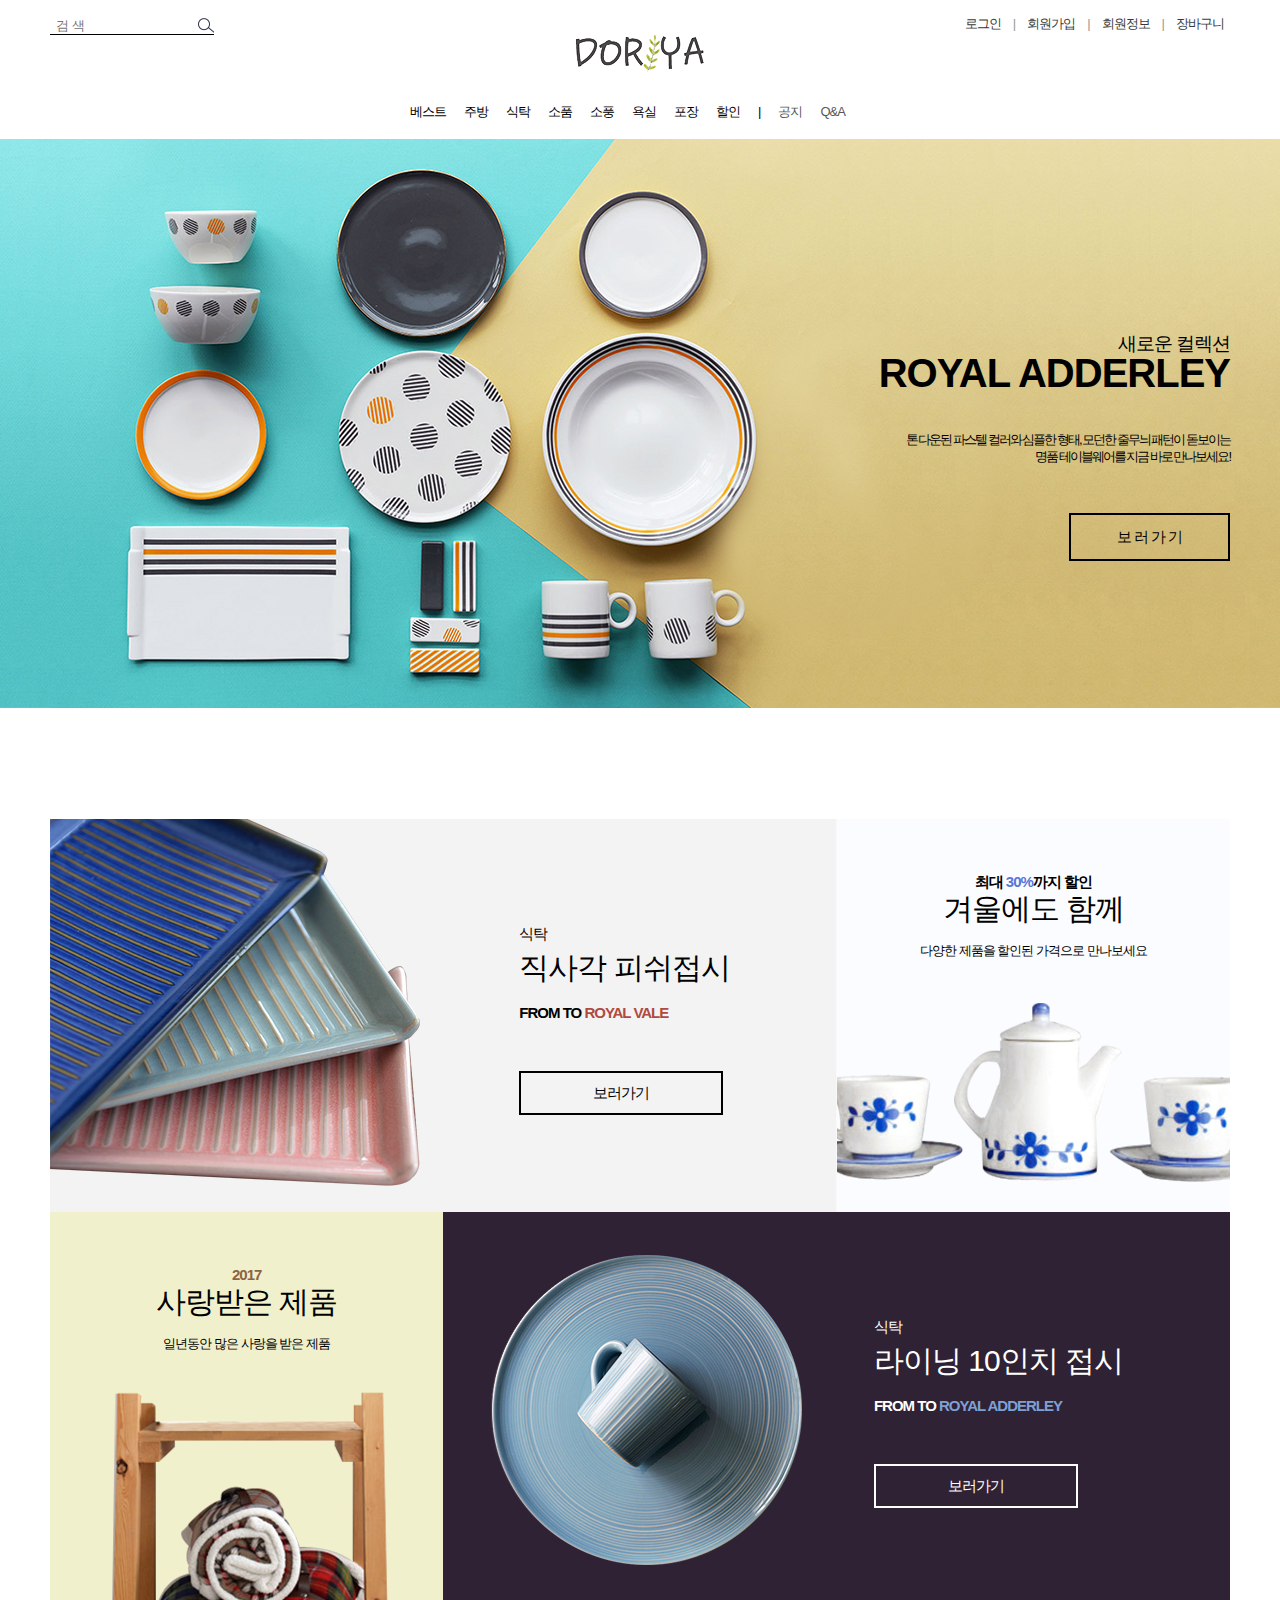
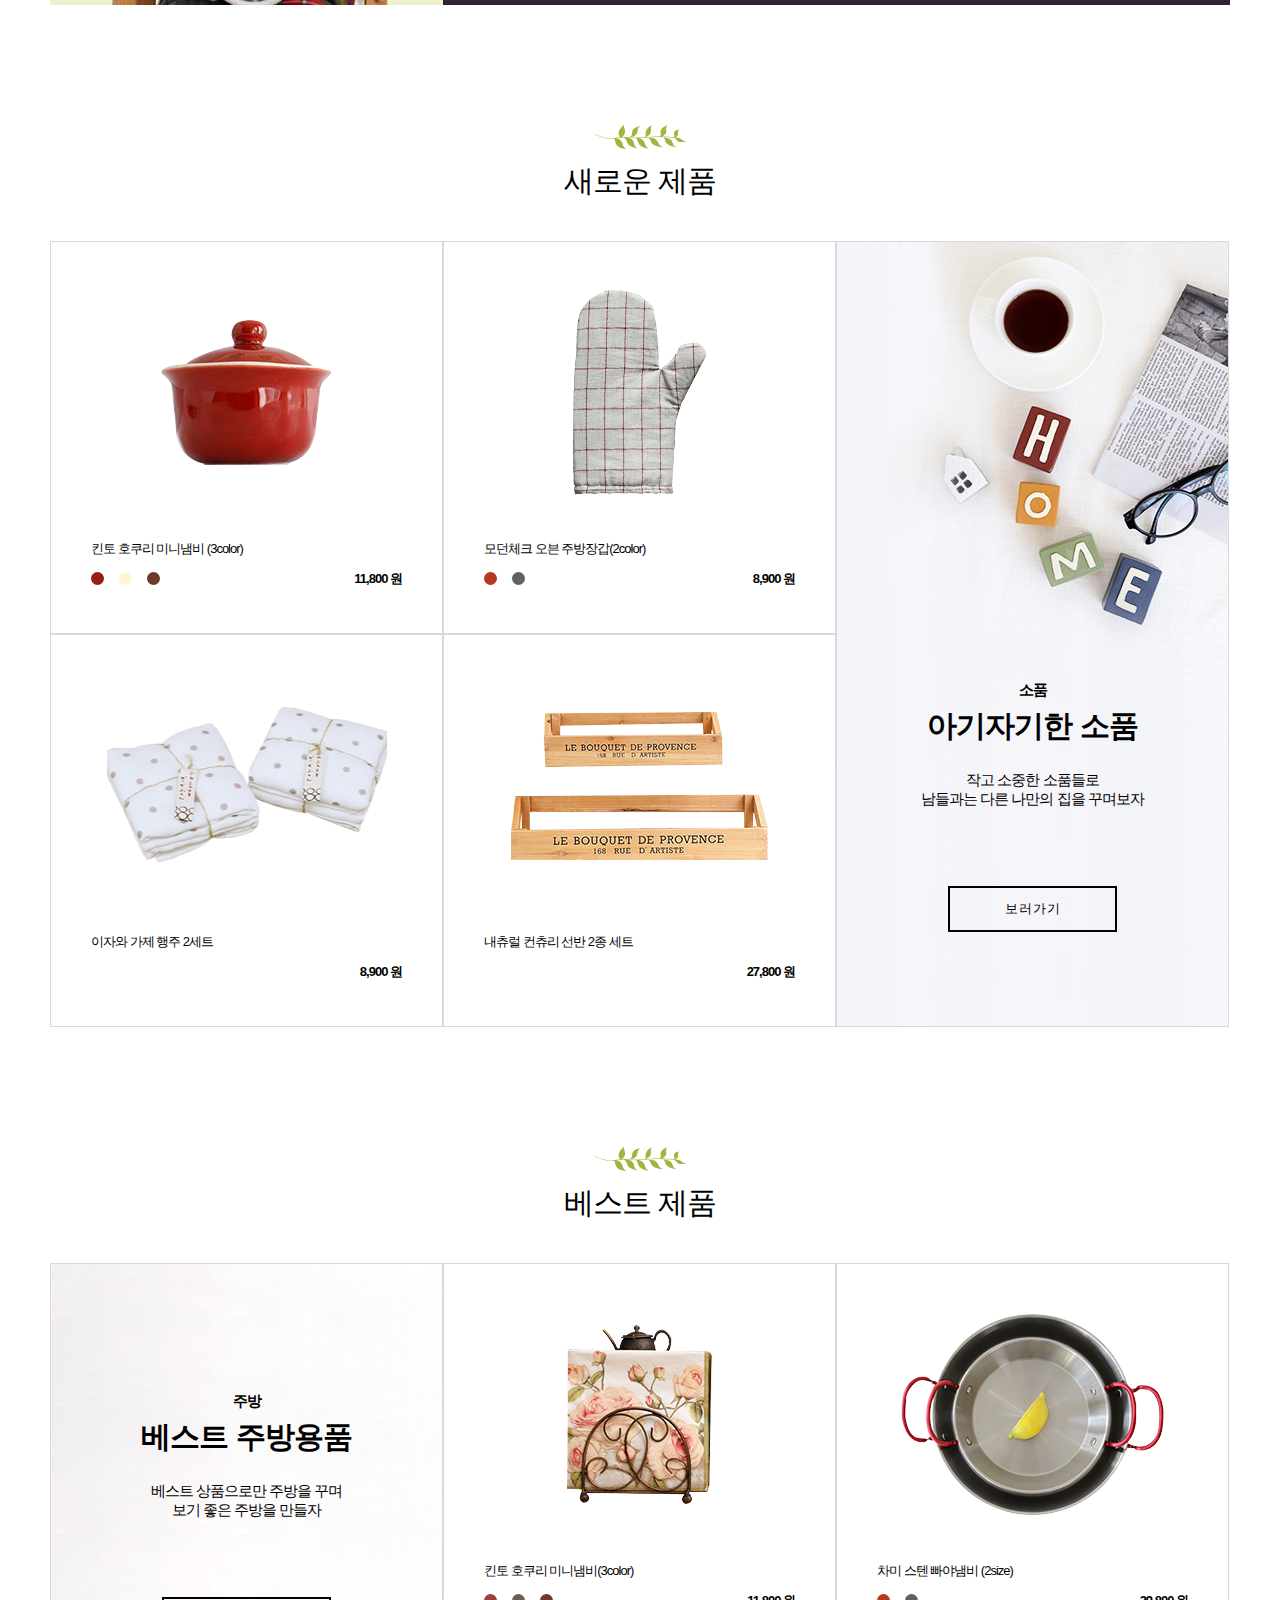
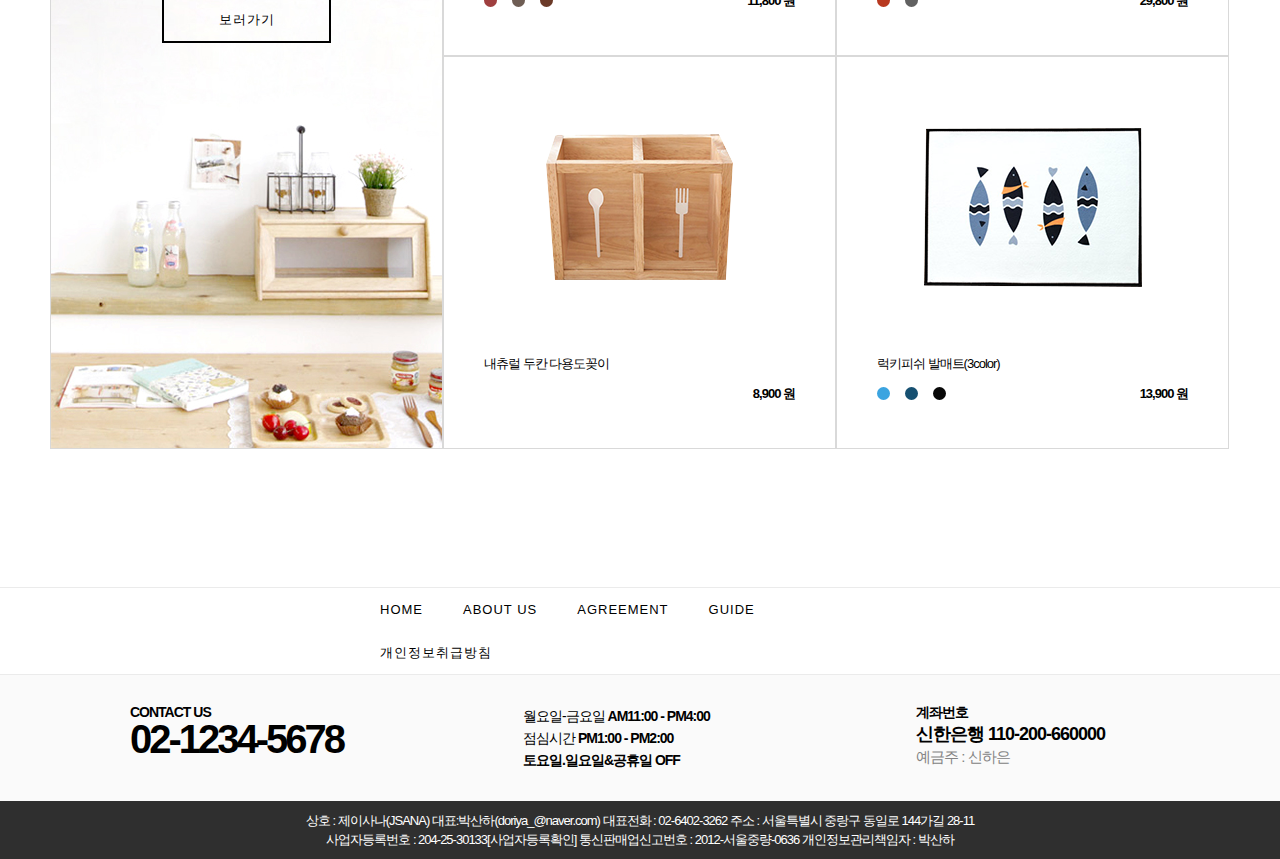
<file: file/Doriya/index.html>
<!DOCTYPE html>
<html lang="ko">
<head>
	<meta charset="utf-8">
	<meta name="viewport" content="width=device-width, initial-scale=1, minimum-scale=1, maximum-scale=1, user-scalable=no">
	<!-- 최신 IE 브라우저로 랜더링 출력 -->
	<meta http-equiv="X-UA-Compatible" content="IE=Edge">
	<title>DORIYA</title>

	<style>
		font-family: 'Nanum Gothic', sans-serif;
		@import url(http://fonts.googleapis.com/earlyaccess/nanumgothic.css);
	</style>
	<link rel="stylesheet" href="common/css/reset.v1.css">
	<link rel="stylesheet" href="common/css/style.css">
	<link rel="stylesheet" href="common/css/mediaqueries_iPro.css">
	<link rel="stylesheet" href="common/css/mediaqueries_ph.css">

	<script src="common/js/prefixfree.min.js"></script>
	<script src="common/js/jquery-3.2.1.min.js"></script>
	<script src="common/js/jquery-migrate-3.0.1.min.js"></script>
	<script src="common/js/index.js"></script>
</head>
<body>
	<div class="wrap">
	<header>
		<div>
			<!-- 검색박스 -->
			<form class="form-wrapper cf">
		        <input type="text" placeholder=" 검 색" required id="search">
		        <button type="submit" id="submit">Search</button>
		    </form>
			
			<!-- 로그인메뉴 -->
		    <ul id="login">
		    	<li><a href="#">로그인</a></li>
		    	<li>|</li>
		    	<li><a href="#">회원가입</a></li>
		    	<li>|</li>
		    	<li><a href="#">회원정보</a></li>
		    	<li>|</li>
		    	<li><a href="#">장바구니</a></li>
		    </ul>
		<nav>

				<div id="trigger">menu</div>
				<h1><a href="index.html">로고</a></h1>
				<ul id="gnb">
					<li id="close"><div>close</div></li>
					<li><a href="sub/sub1.html">베스트</a></li>
					<li><a href="sub/sub1.html">주방</a></li>
					<li><a href="sub/sub1.html">식탁</a></li>
					<li><a href="sub/sub1.html">소품</a></li>
					<li><a href="sub/sub1.html">소풍</a></li>
					<li><a href="sub/sub1.html">욕실</a></li>
					<li><a href="sub/sub1.html">포장</a></li>
					<li><a href="sub/sub1.html">할인</a></li>
					<li>|</li>
					<li><a href="sub/sub1.html">공지</a></li>
					<li><a href="sub/sub1.html">Q&A</a></li>
				</ul>
		</nav>
		</div>
	</header>
	<script>
		
		
	</script>
	
	<section id="main">
		<article>
			<div>
				<h2>새로운 컬렉션</h2>
				<h3>ROYAL ADDERLEY</h3>
				<p class="ma_txt">톤 다운된 파스텔 컬러와 심플한 형태, 모던한 줄무늬 패턴이 돋보이는<br>명품 테이블웨어를 지금 바로 만나보세요!</p>
				<p class="buy"><a href="#">보 러 가 기</a></p>
			</div>
		</article>
	</section>


	<div class="con-wrapper">
		<section id="promotion">
			<article class="pro-long pro-one">
				<div>
					<h2>식탁</h2>
					<h3>직사각 피쉬접시</h3>
					<p>FROM TO <span>ROYAL VALE</span></p>
					<div><a href="#">보러가기</a></div>
				</div>
			</article>
			<article class="pro-shot pro-two">
				<div>
					<p>최대 <span>30%</span>까지 할인</p>
					<h3>겨울에도 함께</h3>
					<h2>다양한 제품을 할인된 가격으로 만나보세요</h2>
				</div>
			</article>
			<article class="pro-shot pro-th">
				<div>
					<p>2017</p>
					<h3>사랑받은 제품</h3>
					<h2>일년동안 많은 사랑을 받은 제품</h2>
				</div>
			</article>
			<article class="pro-long pro-four">
				<div>
					<h2>식탁</h2>
					<h3>라이닝 10인치 접시</h3>
					<p>FROM TO <span>ROYAL ADDERLEY</span></p>
					<div><a href="#">보러가기</a></div>
				</div>
			</article>
		</section>

		<section id="new-gs" class="goods">
			<div>
				<p>문양</p>
				<h2>새로운 제품</h2>
			</div>
			
			<div class="new-wrap product1">
				<article>
					<div>
						<div>사진</div>
						<p>킨토 호쿠리 미니냄비 (3color)</p>
						<div class="color"><div></div><div></div><div></div></div>
						<span>11,800 원</span>
					</div>
				</article>
				<article>
					<div>
						<div>사진</div>
						<p>모던체크 오븐 주방장갑(2color)</p>
						<div class="color"><div></div><div></div></div>
						<span>8,900 원</span>
					</div>
				</article>
				<article>
					<div>
						<div>사진</div>
						<p>이자와 가제 행주 2세트</p>
						<div class="color"></div>
						<span>8,900 원</span>
					</div>
				</article>
				<article>
					<div>
						<div>사진</div>
						<p>내츄럴 컨츄리 선반 2종 세트</p>
						<div class="color"></div>
						<span>27,800 원</span>
					</div>
				</article>
			</div>
			<article class="new-long new-border">
				<div>
					<p>소품</p>
					<h3>아기자기한 소품</h3>
					<h2>작고 소중한 소품들로<br>남들과는 다른 나만의 집을 꾸며보자</h2>
					<div><a href="#">보러가기</a></div>
				</div>
			</article>
		</section>


		<section class="goods best-gs">
			<div>
				<p>문양</p>
				<h2>베스트 제품</h2>
			</div>

			<article class="new-long best-long">
				<div>
					<p>주방</p>
					<h3>베스트 주방용품</h3>
					<h2>베스트 상품으로만 주방을 꾸며<br>보기 좋은 주방을 만들자</h2>
					<div><a href="#">보러가기</a></div>
				</div>
			</article>
			<div class="new-wrap best-wrap product2">
				<article>
					<div>
						<div>사진</div>
						<p>킨토 호쿠리 미니냄비(3color)</p>
						<div class="color"><div></div><div></div><div></div></div>
						<span>11,800 원</span>
					</div>
				</article>
				<article>
					<div>
						<div>사진</div>
						<p>차미 스텐 빠야냄비 (2size)</p>
						<div class="color"><div></div><div></div></div>
						<span>29,800 원</span>
					</div>
				</article>
				<article>
					<div>
						<div>사진</div>
						<p>내츄럴 두칸 다용도꽂이</p>
						<div class="color"></div>
						<span>8,900 원</span>
					</div>
				</article>
				<article onClick="location.href='sub/sub1.html'">
					<div>
						<div>사진</div>
						<p>럭키피쉬 발매트(3color)</p>
						<div class="color"><div></div><div></div><div></div></div>
						<span>13,900 원</span>
					</div>
				</article>
				</div>
		</section>
	</div>
<script>
	$('#gnb>li').click(function(e){
		if(confirm("상세페이지로 이동하시겠습니까?") == true) {
		} else {
			return false;
 
		}
	});
</script>


	<footer>
		<div id="foot-mn">
			<ul>
				<li>HOME</li>
				<li>ABOUT US</li>
				<li>AGREEMENT</li>
				<li>GUIDE</li>
				<li>개인정보취급방침</li>
			</ul>
		</div>
		
		<article>
			<div id="number">
				<p>CONTACT US</p>
				<h6>02-1234-5678</h6>
			</div>
			<div id="weeks">
				<p>월요일-금요일 <span>AM11:00 - PM4:00</span></p>
				<p>점심시간 <span>PM1:00 - PM2:00</span></p>
				<p><span>토요일.일요일&공휴일 OFF</span></p>
			</div>
			<div id="acount">
				<p>계좌번호</p>
				<p>신한은행 110-200-660000</p>
				<p>예금주 : 신하은</p>
			</div>
		</article>

		<div>
			상호 : 제이사나(JSANA)  대표:박산하(doriya_@naver.com)  대표전화 : 02-6402-3262 주소 : 서울특별시 중랑구 동일로 144가길 28-11<br>
사업자등록번호 : 204-25-30133[사업자등록확인]  통신판매업신고번호 : 2012-서울중량-0636 개인정보관리책임자 : 박산하
		</div>
	</footer>
</div>
</body>
</html>
</file>
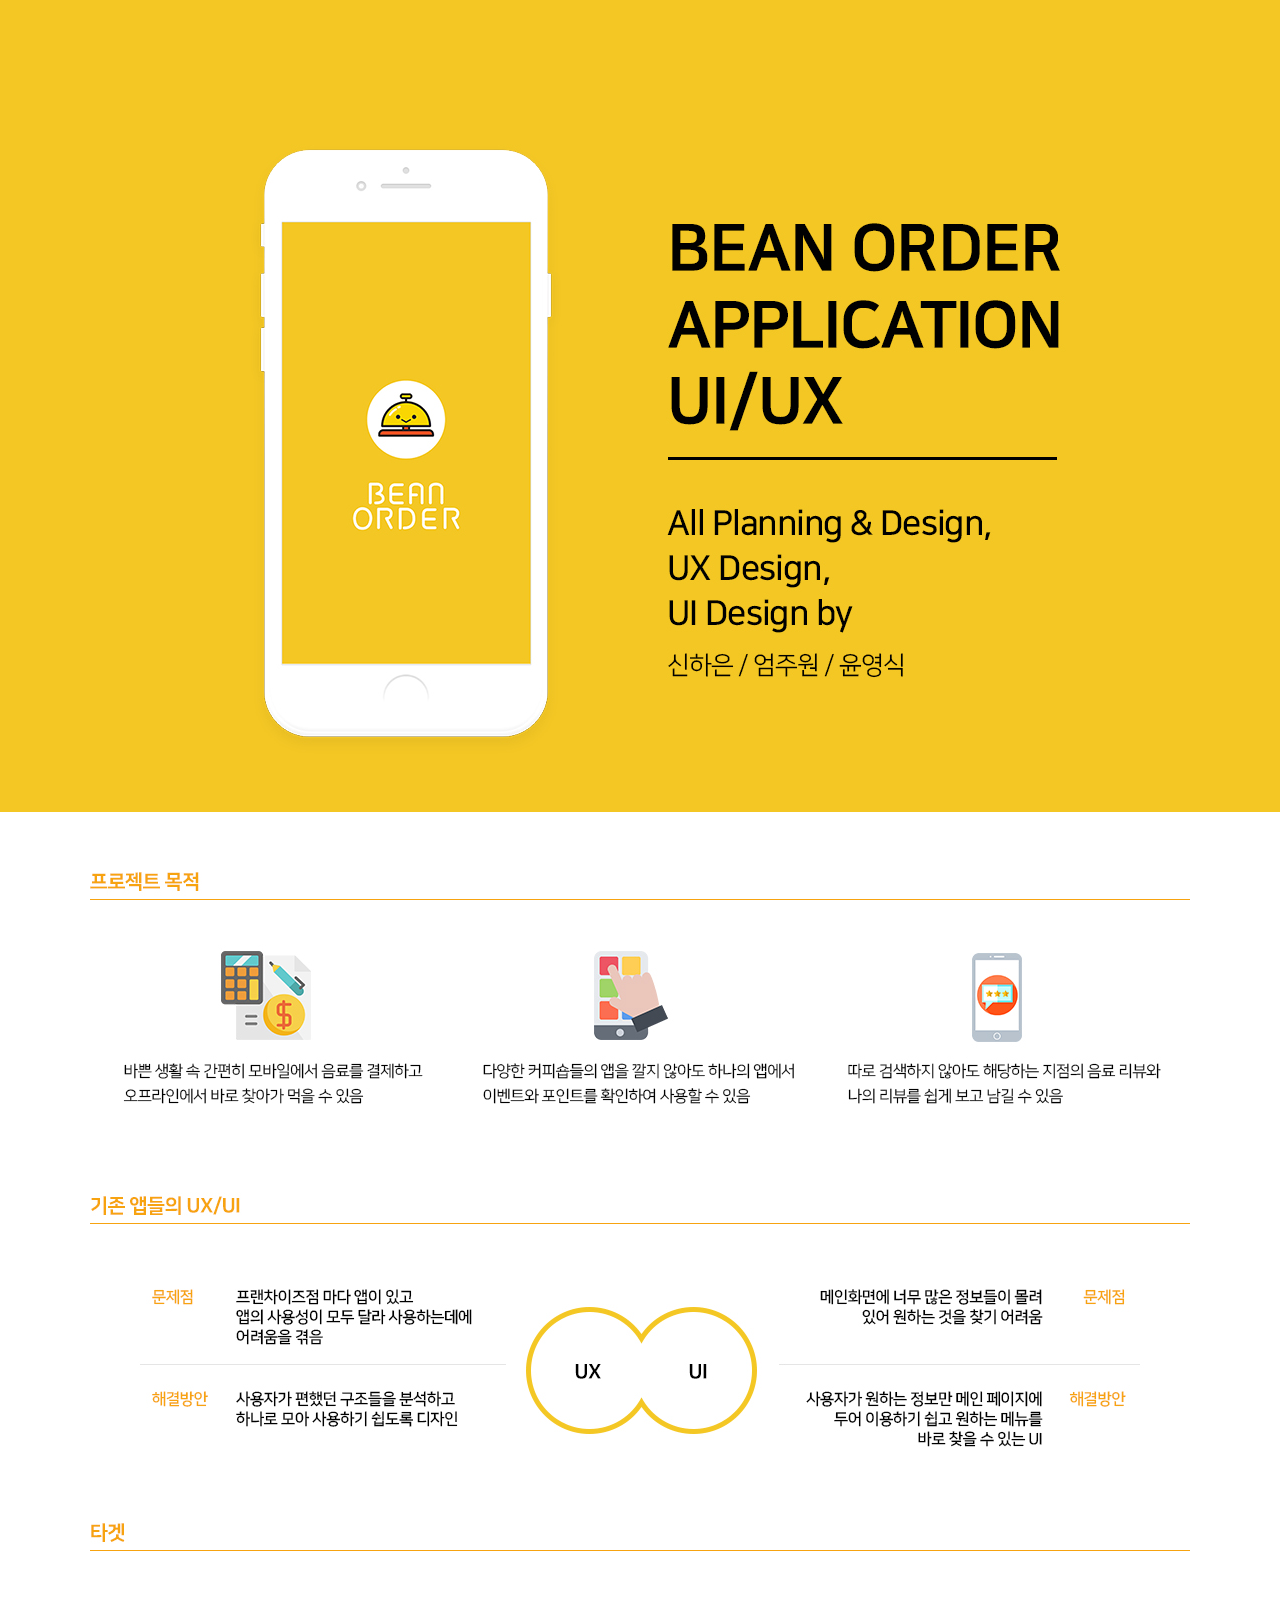
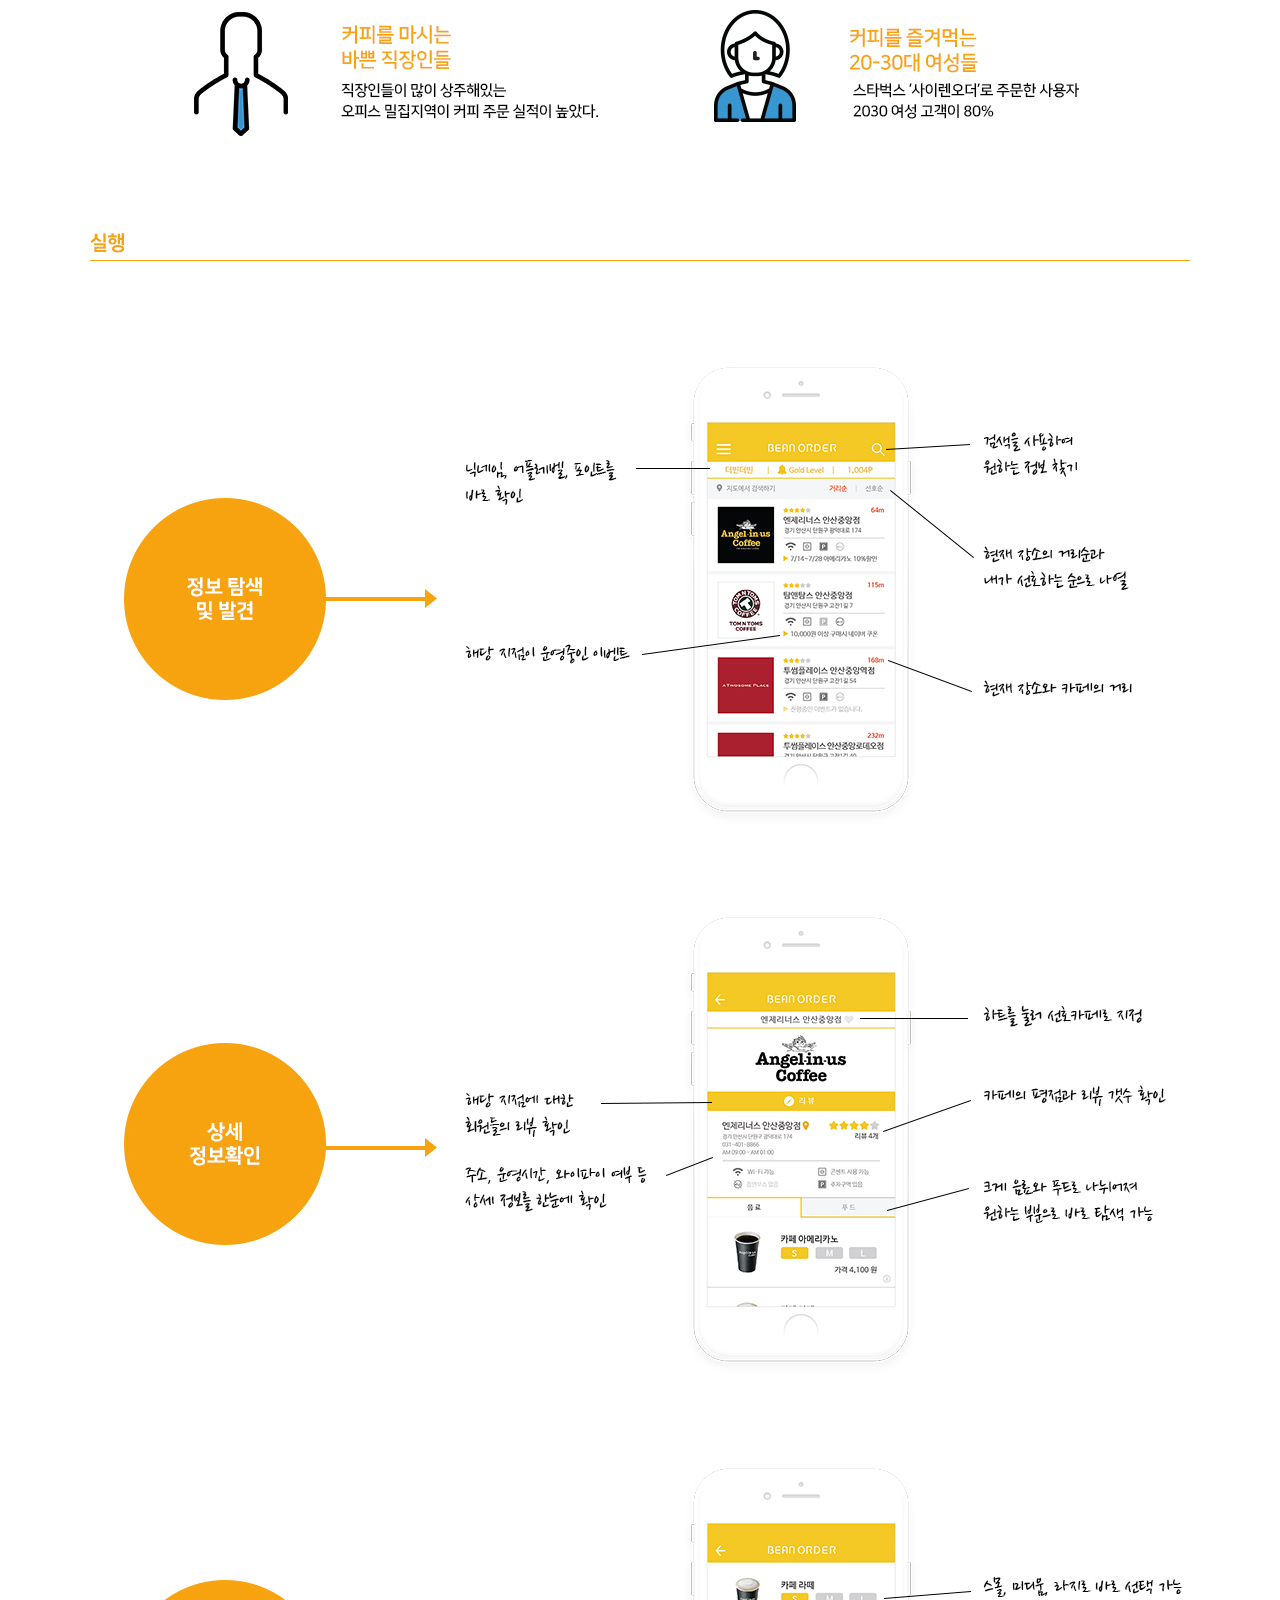
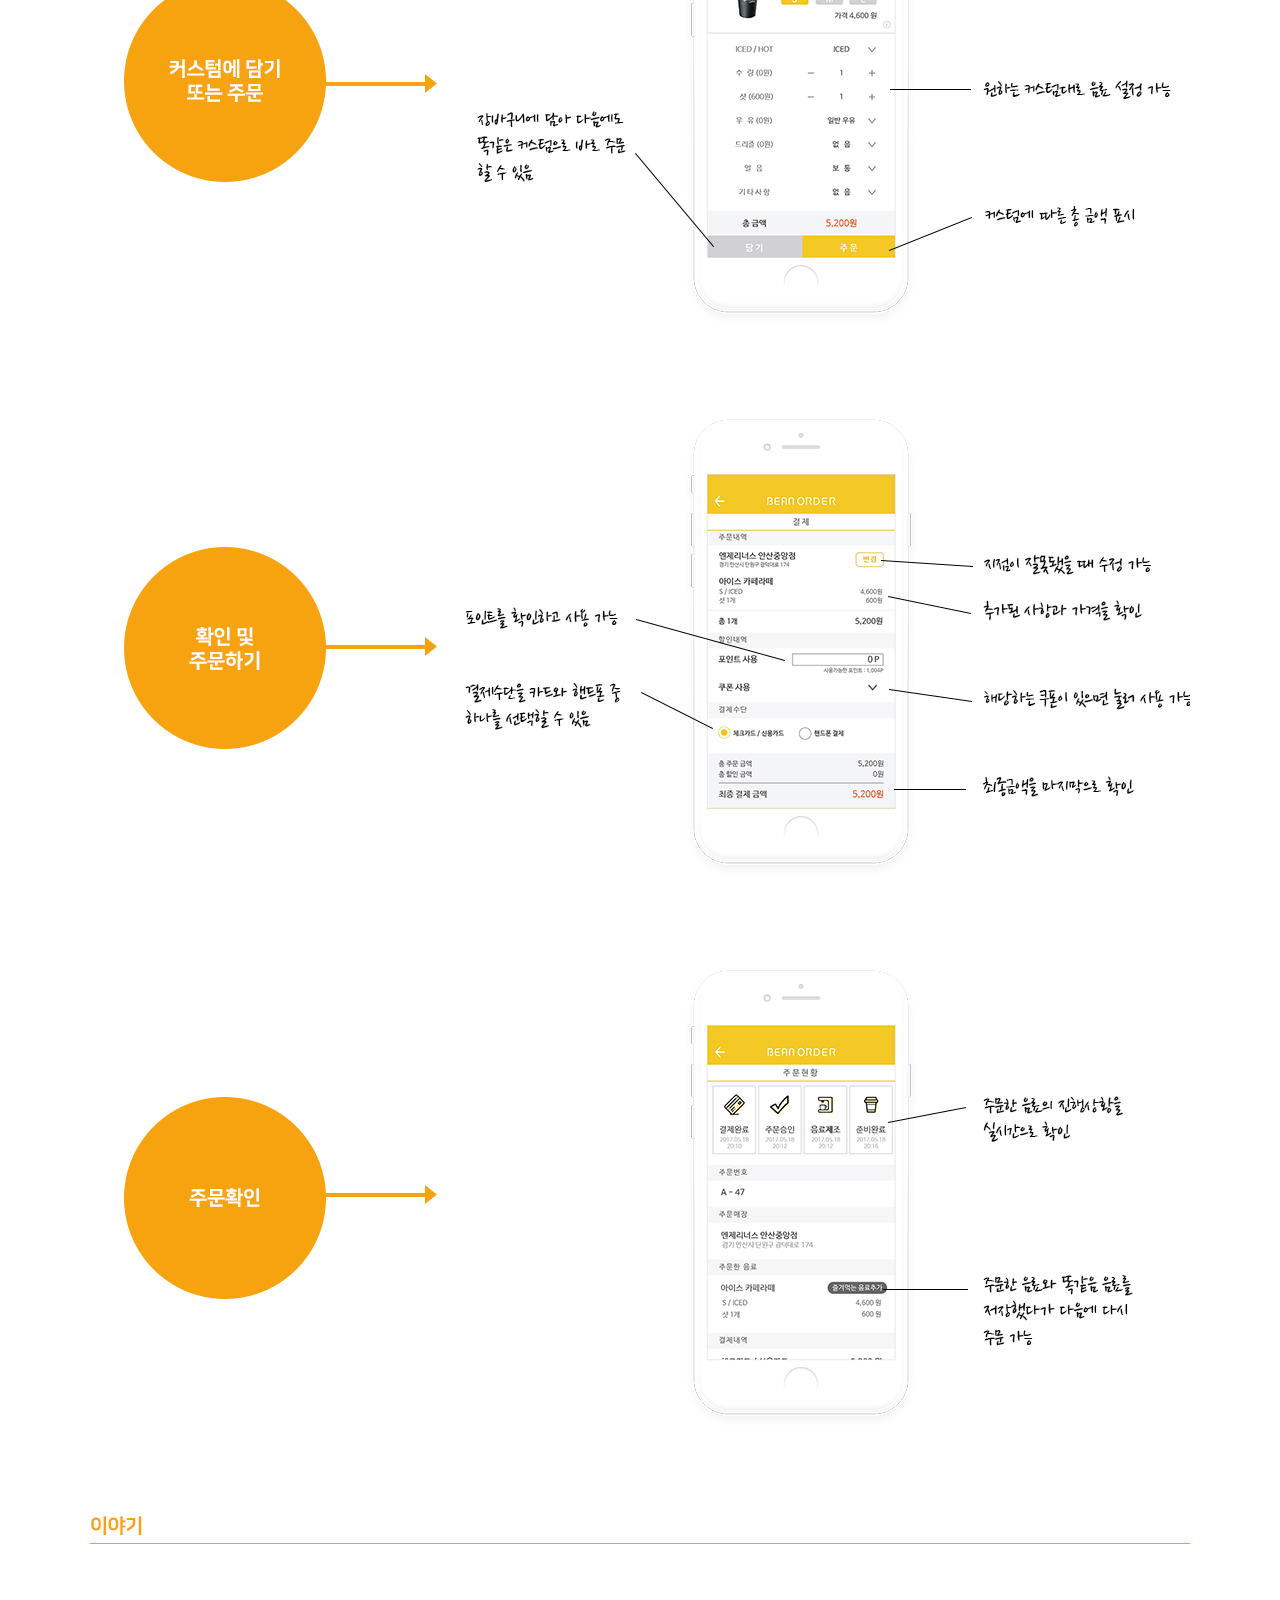
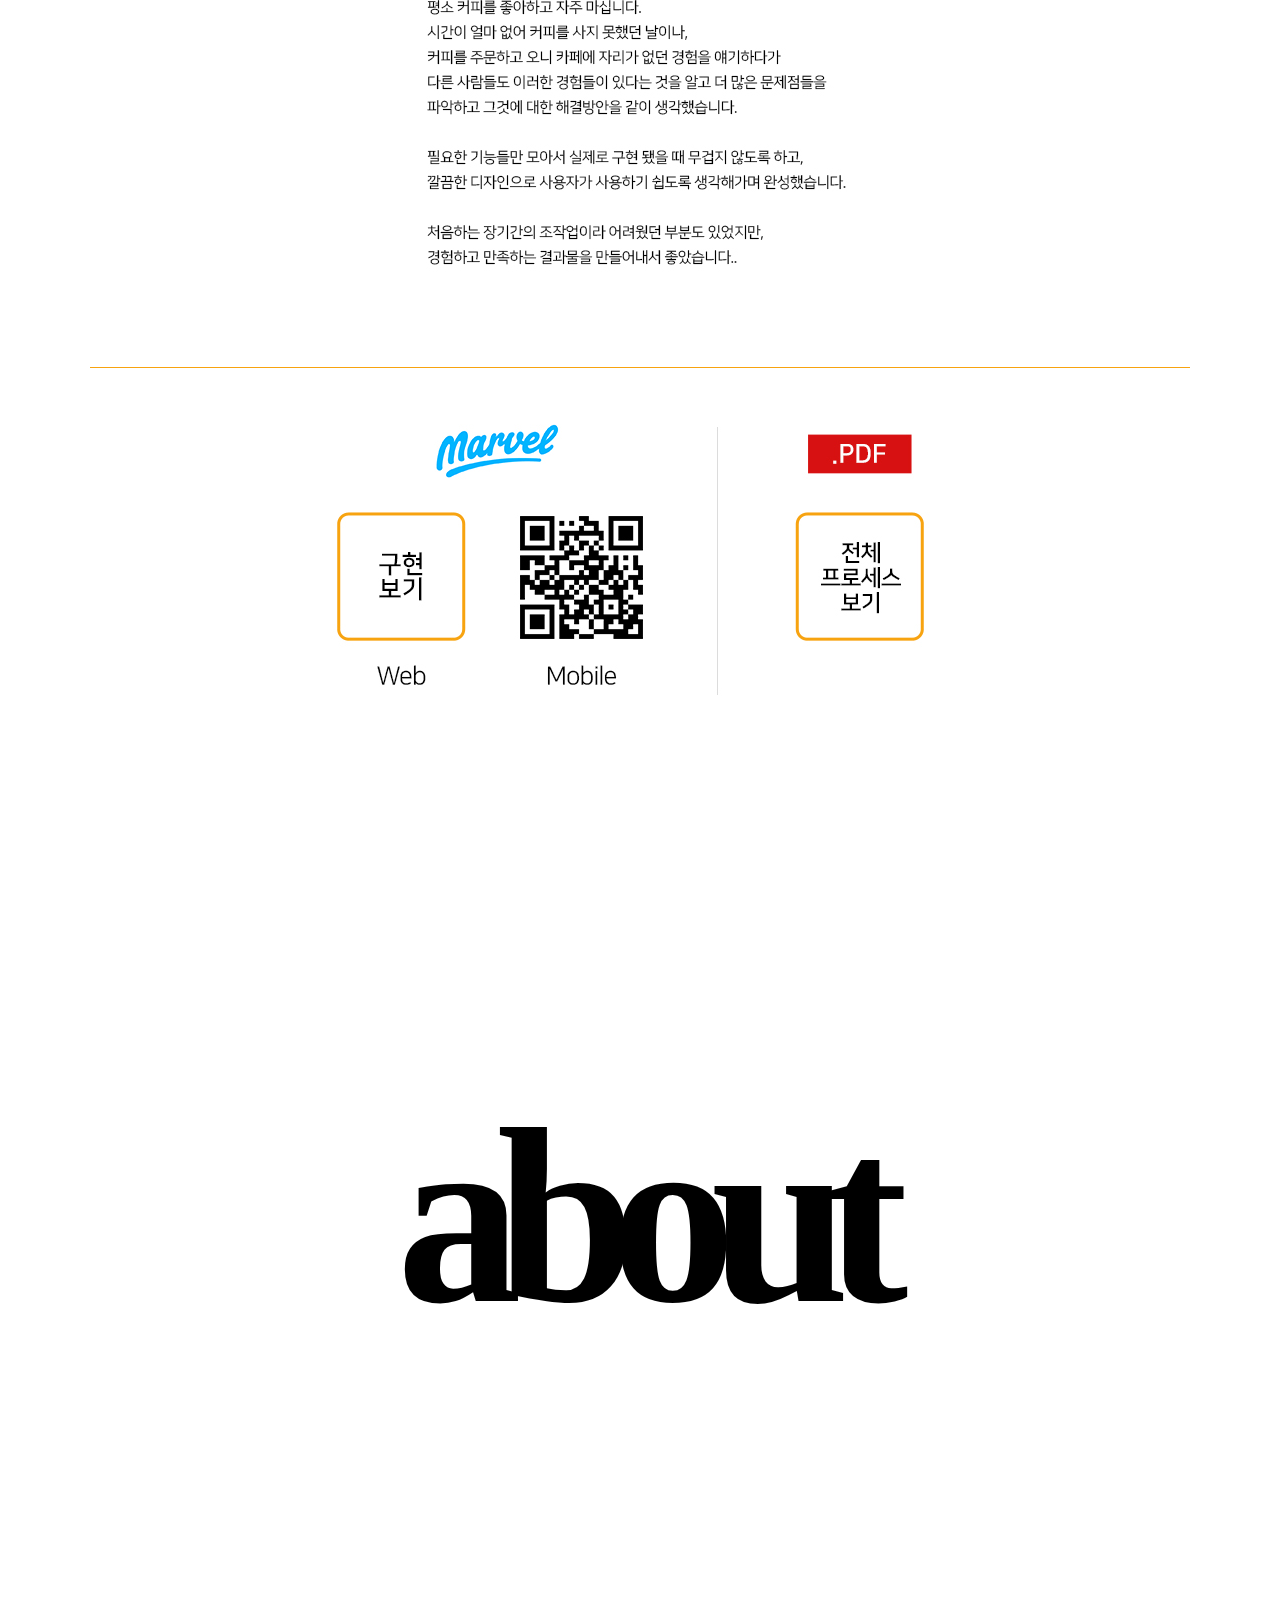
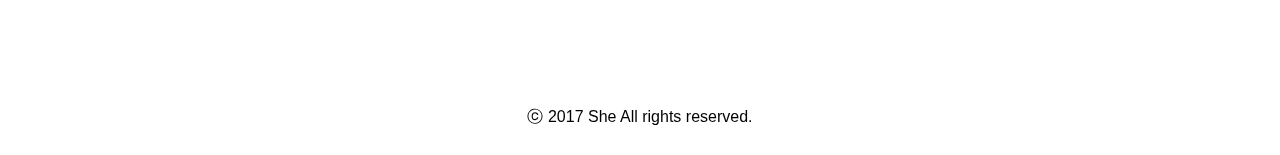
<file: sub/bean_order.html>
<!doctype html>
<html>
<head>
<meta charset="utf-8">
<!--뷰포트 -->
<meta name="viewport" content="width=device-width, initial-scale=1, minimum-scale=1, maximum-scale=1, user-scalable=no">
<title>SHE's</title>
<style>
/*font-family: 'PT Serif', serif;*/
@import url('https://fonts.googleapis.com/css?family=PT+Serif:400,400i,700,700i');
</style>
<link rel="stylesheet" href="../common/css/reset.v1.css">
<link rel="stylesheet" href="../common/css/style.css">
<link rel="stylesheet" href="../common/css/content.css">
<link rel="stylesheet" href="../common/css/mediaqueriesPc.css">
<link rel="stylesheet" href="../common/css/mediaqueries.css">
<link rel="stylesheet" href="../common/css/mediaqueriesiP.css">
<link rel="stylesheet" href="../common/css/mediaqueriesPh.css">
<style>
body {
	overflow-x:hidden;
	min-width:1100px;
}
  img {
    width:1100px;
    margin:0 auto;
    display:block;
    z-index: 1000;
    position: relative;
	
  }
  .img_color {
    height: 812px;
    width:100%;
    background-color: #f4c724;
    position: absolute;
    z-index: 10;
	
  }
  @media all and (max-width:1100px){
      img {
        width:100%;
      }
    }
</style>
<script src="../common/js/jquery-3.2.1.min.js"></script>
<script src="../common/js/jquery-migrate-3.0.1.min.js"></script>
<!-- 메뉴바 스크롤에 필요한 -->
<script src="../common/js/scroll.js"></script>
<script src="../common/js/jquery-ui.min.js"></script> <!-- 색깔바꾸는 -->
<script src="../common/js/index.js"></script>

</head>

<body>
<header class="outer page-header">
  <div class="container"> 
    <div id="trigger">menu</div>
    <h1><a href="../index.html">logo</a></h1>
    <nav class="pull-right">
      <div id="close">menu</div>
      <ul class="delist menu page-menu mn-lt">
        <li><a href="about.html">About</a></li>
        <li><a href="../index.html">Works</a></li>
       </ul>
    </nav>
    
  </div>
</header>

  <div class="img_color"></div>
  <img src="../common/images/content_beanorder.jpg" alt="bean order" usemap="#Map">
  <map name="Map">
    <area shape="rect" coords="250,5319,372,5438" href="https://marvelapp.com/4gj6i6i" target="_blank">
    <area shape="rect" coords="709,5315,832,5438" href="../file/Bean_order.pdf" target="_blank">
  </map>
  


  <footer>
    <span>
    <div id="about" onclick="location.href='about.html'">about</div>
      <p>ⓒ 2017 She All rights reserved.</p>
    </span>
  </footer>
</body>
</html>
</file>
<file: file/Doriya/common/css/style.css>
@charset "utf-8";
body {
	font-size: 13px;
	font-family: 'Nanum Gothic', sans-serif;
	letter-spacing: -1px;
}
a {
	color:#000;
}
.wrap {
	overflow: hidden;
}
header {
	width:100%;
}
header > div {
	width:1180px;
	margin:0 auto;
	padding-top: 17px;

}
/*검색박스*/
#submit {
	display: none;
}
.form-wrapper {
	height: 16px;
	width:158px;
	float: left;
}
.cf > input {
	border:none;
	border-bottom: 1px solid #000;
	cursor: pointer;
	width:130px;
	background:url(../images/search.png) no-repeat;
	background-position:right;
}
.cf > input:focus {
	cursor:inherit;
}
.cf > button {
	background: url(../images/btn.png) no-repeat;
	border:none;
	width:17px;
	height: 16px;
	text-indent: -9999px;
	cursor: pointer;
}
.cf > button:active {
	outline: none;
	background-position: -18px 0;
	border:none;
}
#search {
	width:160px;
}

/*로그인메뉴*/
#login {
	float: right;
}
#login > li {
	float: left;
	margin: 0 6px;
	color:#979797;
}
#login > li > a {
	color:#383838;
}
#login > li > a:hover {
	color:#979797;
}

/*로고*/
h1 {
	background: url(../images/logo.png) no-repeat;
	width:133px;
	height: 40px;
	margin:0 auto;
	text-indent: -9999px;
	margin-top: 16px;
}
h1 > a {
	display: block;
	width:100%;
	height: 100%;
}

/*메뉴바 nav*/
#trigger,#close {
	display: none;
}
#gnb {
	margin:0 auto;
	width:478px;
	overflow: hidden;
}
#gnb > li {
	float: left;
	margin: 32px 9px 21px 9px;
}
#gnb > li > a:hover {
	padding-bottom: 5px;
	border-bottom: 2px solid #9CE02B;
	transition-duration: 0.3s;
}
#gnb > li:nth-of-type(11) > a,#gnb > li:nth-of-type(12) > a {
	color:#585858;
}
#gnb > li:nth-of-type(11) > a:hover,#gnb > li:nth-of-type(12) > a:hover {
	border-bottom: 2px solid #F59118;
}

#main {
	overflow: hidden;
	background: url(../images/main_bg.jpg) no-repeat;
	background-position:center;
}
#main > article {
	background: url(../images/main_center.jpg) no-repeat;
	height:569px;
	margin:0 auto;
	width:1180px;
}


/*메인글*/
#main>article>div {
	margin-top:195px;
	float: right;
	width:40%;
}
#main h2,#main h3,#main p {
	text-align: right;
}

#main h2 {
	font-size: 19px;
	letter-spacing: -1px;
}
#main h3 {
	font-size: 40px;
	font-weight: bold;
	margin-bottom: 38px;
}
.ma_txt {
	letter-spacing: -2px;
	line-height: 17px;
}
#main .buy {
	width:157px;
	height: 44px;
	font-size: 15px;
	border:2px solid #000;
	text-align: center;
	line-height: 44px;
	float: right;
	margin-top: 48px;
}
#main .buy > a {
	display: block;
	width:100%;
	height: 100%;
}

/*프로모션*/
.con-wrapper {
	width:1180px;
	margin:0 auto;
}

/*pro.one*/
#promotion { 
	width:100%;
	margin-top: 111px;
	overflow: hidden;
}
#promotion > article {
	height: 393px;
	float: left;
}
#promotion > .pro-long {
	width:66.66666%;
}

#promotion > .pro-shot {
	width:33.33333%; 
	text-align: center;
	cursor: pointer;
}
#promotion > article {
	background-position: center;
}
.pro-one {
	background:url(../images/pro_01.jpg) no-repeat;
}
.pro-four {
	background:url(../images/pro_02.jpg) no-repeat;
	color:#fff;
}
.pro-four a {
	color:#fff;
}
.pro-long > div:first-child {
	float: right;
	margin-right: 107px;
}
.pro-long h2 {
	margin-top: 107px;
	font-size: 15px;
}
.pro-long h3 {
	font-size: 30px;
	margin:12px 0 22px;
}
.pro-long p {
	font-size: 15px;
	font-weight: bold;
	margin-bottom: 51px;
}
.pro-long p > span {
	color:#af4a41;
}
.pro-four p > span {
	color:#7ea0d4;
}
.pro-long div > div:last-child {
	font-size: 15px;
	border:2px solid #000;
	width:200px;
	height: 40px;
	text-align: center;
	line-height: 40px;
}
.pro-long div > div:last-child > a {
	display: block;
	width:100%;
	height: 100%;
}
.pro-four div > div:last-child {
	border:2px solid #fff;

}


/*pro-shot*/
#promotion > .pro-two {
	background:url(../images/prosm_01.jpg) no-repeat;
	background-position: center;
}
#promotion > .pro-th {
	background:url(../images/prosm_02.jpg) no-repeat;
	background-position: center;
}
.pro-two > div,.pro-th > div {
	margin-top:55px;
}
.pro-two p,.pro-th p{
	font-size: 15px;
	font-weight:bold;
}
.pro-two p>span {
	color:#5976d6;
}
.pro-th p {
	color:#8c6443;
}
.pro-two h3,.pro-th h3 {
	font-size: 30px;
	margin: 5px 0 20px;
}



/*새로운제품*/
#new-gs {
	overflow: hidden;
}
/*제목*/
.goods {
	overflow: hidden;
}
.goods > div:nth-of-type(1) {
	text-align: center;
	margin-top: 120px;
	margin-bottom: 25px;
}
.goods > div:nth-of-type(1) > p{
	background: url(../images/title.png) no-repeat;
	width:91px;
	height: 24px;
	margin:0 auto;
	text-indent: -9999px;
}
.goods > div:nth-of-type(1) > h2 {
	font-size: 30px;
	height: 50px;
	margin-top: 17px;
	cursor: pointer;
}

/*내용*/
.new-wrap {
	width:786px;
	display: block;
	float: left;

}
.new-wrap > article {
	width:393px;
	height: 393px;
	float: left;
	border:1px solid #d9d9d9;
	box-sizing: border-box;

}
.new-wrap > article > div {
	margin:0 40px 20px 40px;
	cursor: pointer;
}
.new-wrap > article > div > div:nth-of-type(1) {
	background-repeat: no-repeat;
	background-position: center;
	height:300px;
	text-indent: -9999px;
	margin:0 auto;
	width:280px;
}
.new-wrap > article:nth-of-type(1) > div > div:nth-of-type(1) { /*사진*/
	background-image: url(../images/goods_01.png);
	
}
.new-wrap > article:nth-of-type(2) > div > div:nth-of-type(1) { /*사진*/
	background-image: url(../images/goods_02.png);
	
}
.new-wrap > article:nth-of-type(3) > div > div:nth-of-type(1) { /*사진*/
	background-image: url(../images/goods_03.png);
	
}
.new-wrap > article:nth-of-type(4) > div > div:nth-of-type(1) { /*사진*/
	background-image: url(../images/goods_04.png);
	
}
.best-wrap > article:nth-of-type(1) > div > div:nth-of-type(1) { /*사진*/
	background-image: url(../images/goods_05.png);
	
}
.best-wrap > article:nth-of-type(2) > div > div:nth-of-type(1) { /*사진*/
	background-image: url(../images/goods_06.png);
	
}
.best-wrap > article:nth-of-type(3) > div > div:nth-of-type(1) { /*사진*/
	background-image: url(../images/goods_07.png);
	
}
.best-wrap > article:nth-of-type(4) > div > div:nth-of-type(1) { /*사진*/
	background-image: url(../images/goods_08.png);
	
}
.new-wrap > article > div > p { /*제품명*/
	margin-bottom: 17px;
}

.new-wrap > article > div > .color > div {
	float: left;
	width:13px;
	height: 13px;
	border-radius: 50%;
	margin-right: 15px;
}
.new-wrap > article:nth-of-type(1) > div > .color > div:nth-of-type(1) {
	background-color: #981d15;
}
.new-wrap > article:nth-of-type(1) > div > .color > div:nth-of-type(2) {
	background-color: #fff5d4
}
.new-wrap > article:nth-of-type(1) > div > .color > div:nth-of-type(3) {
	background-color: #6b3a28;
}
.new-wrap > article:nth-of-type(2) > div > .color > div:nth-of-type(1) {
	background-color: #b83920;
}
.new-wrap > article:nth-of-type(2) > div > .color > div:nth-of-type(2) {
	background-color: #616161;
}

.best-wrap > article:nth-of-type(1) > div > .color > div:nth-of-type(1) {
	background-color: #9f3f3f;
}
.best-wrap > article:nth-of-type(1) > div > .color > div:nth-of-type(2) {
	background-color: #6e5d54;
}
.best-wrap > article:nth-of-type(2) > div > .color > div:nth-of-type(1) {
	background-color: #b83920;
}
.best-wrap > article:nth-of-type(4) > div > .color > div:nth-of-type(1) {
	background-color: #3ba4e0;
}
.best-wrap > article:nth-of-type(4) > div > .color > div:nth-of-type(2) {
	background-color: #165071;
}
.best-wrap > article:nth-of-type(4) > div > .color > div:nth-of-type(3) {
	background-color: #080808;
}
.new-wrap > article > div > span { /*가격*/
	font-weight: bold;
	float: right;
}

/*긴이미지*/
.new-long {
	border:1px solid #d9d9d9;
	box-sizing: border-box;
	width:393px;
	height: 786px;
	float: left;
	background:url(../images/goodslong_01.jpg) no-repeat;
	text-align: center;
}
.best-long {
	background:url(../images/goodslong_02.jpg) no-repeat;
}

.new-long > div > p{
	font-weight: bold;
	font-size: 15px;
	margin-top:440px;
}
.best-long > div > p {
	margin-top:129px;
}
.new-long > div > h3 {
	font-size: 30px;
	margin-top: 14px;
	margin-bottom: 29px;
	font-weight: bold;
}
.new-long > div > h2 {
	font-size: 15px;
	line-height: 19px;
}
.new-long > div > div {
	letter-spacing: 1px;
	border:2px solid #000;
	width:165px;
	height: 42px;
	line-height: 42px;
	margin:78px auto 0;
}
.new-long > div > div > a {
	width:100%;
	height: 100%;
	display: block;
}


footer {
 width:100%;
 margin-top: 138px;
 background-color: #fafafa;
 overflow: hidden;
}
#foot-mn {
	border-top: 1px solid #ebebeb;
	border-bottom: 1px solid #ebebeb;
	overflow: hidden;
	background-color:#fff;
}
#foot-mn > ul {
	width:560px;
	margin:0 auto;
}
#foot-mn > ul > li {
	letter-spacing: 1px;
	float: left;
	margin:15px 20px;
	text-align: center;
}
#foot-mn > ul > li:hover {
	cursor: pointer;
	color:#585858;
}


footer > article {
	display: block;
	width:1180px;
	margin:10px auto;
	overflow: hidden;
	
}
footer > article > div {
	float: left;
	width:393px;
	padding:20px 80px;
	box-sizing: border-box;
}
footer > article > div > h6 {
	font-size: 40px;
	font-weight: bold;
	letter-spacing: -3px;
}
footer > article > div > p {
	font-size: 14px;
}
#number > p {
	font-weight: bold;
}
#weeks > p{
	line-height: 22px;
}
#weeks > p > span {
	font-weight: bold;
}
#acount > p:nth-of-type(1) {
	font-weight: bold;
}
#acount > p:nth-of-type(2) {
	font-size: 18px;
	font-weight: bold;
	line-height: 30px;
}
#acount > p:nth-of-type(3) {
	font-size: 15px;
	color:#838383;
} 

footer>div:last-child {
	height: 58px;
	background-color: #2f2f2f;
	color:#fff;
	text-align: center;
	line-height: 19px;
	padding-top: 10px;
	box-sizing: border-box;
}
</file>
<file: file/Doriya/common/css/mediaqueries_iPro.css>
@media all and (max-width:1199px) {
header > div {
	width:98%;
}

/*메인이미지*/
#main {
	background-image: none;
	margin-top:10px;
}
#main > article {
	width:100%;
	background-size: cover;
	height: 569px;
}
#main > article > div {
	margin-right: 5%;
}

/*프로모션*/
.con-wrapper {
	width:98%;
}
.pro-long > div:first-child {
	margin-right: 6%;
}

/*새로운제품*/
.new-wrap {
	width:66.6666%;
}
.new-wrap > article {
	width:50%;
	height: 333.3333px;
}
.new-wrap > article > div {
	margin:0 20px 10px 20px;
}
.new-wrap > article > div > div:nth-of-type(1) {
	background-size: 50%;
	height: 270px;
	width:100%;
}
.new-wrap > article:nth-of-type(3) > div > div:nth-of-type(1),.new-wrap > article:nth-of-type(4) > div > div:nth-of-type(1) { /*사진*/
	background-size: 80%;
}
.product1 > article:nth-of-type(1),.product1 > article:nth-of-type(2) {
	border-right:none;
	border-bottom: none;
}
.product1 > article:nth-of-type(3),.product1 > article:nth-of-type(4) {
	border-right:none;
}


.product2 > article:nth-of-type(1),.product2 > article:nth-of-type(2) {
	border-left:none;
	border-bottom: none;
}
.product2 > article:nth-of-type(3),.product2 > article:nth-of-type(4) {
	border-left:none;
}


/*긴이미지*/
.new-long {
	border:1px solid #d9d9d9;
	box-sizing: border-box;
	width:33.3333%;
	height: 666.6666px;

}
.new-long > div > p{
	margin-top:350px;
}
.best-long > div > p {
	margin-top:80px;
}


/*푸터*/
#number,#weeks,#acount {
	padding: 0;
}
#acount > p,#weeks > p,#number > p {
	line-height: 20px;
}
footer > article {
	width:98%;
	padding:5px 8%;
}
footer > article > div {
	width:33.3333%;
}
footer > article > div > h6 {
	font-size: 30px;
}
}








@media all and (max-width:768px) {
header > div {
	width:100%;
}
/*검색박스*/
.form-wrapper {
	margin-left: 1%;
}
/*로그인메뉴*/
#login {
	margin-right: 1%;
}
/*메인이미지*/
#main {
	background:none;
}
#main > article {
	width:100%;
	height: 370px;

}
#main > article > div {
	margin-right: 5%;
	margin-top: 70px;
}
#main > article > div br {
	display: none;
}
#main h3 {
	margin-bottom: 25px;
}
#main .buy {
	margin-top:30px;
}

/*프로모션*/
.con-wrapper {
	width:100%;
}
.pro-long > div:first-child {
	margin-right: 6%;
}
#promotion { 
	margin-top: 40px;
}
#promotion > article {
	height: 255px;
}
#promotion .pro-one,#promotion .pro-four,#promotion .pro-two,#promotion .pro-th {
	background-size: contain;
}

.pro-long h2 {
	margin-top: 50px;
	font-size: 14px;
}
.pro-long h3 {
	margin:5px 0 12px;
	font-size: 25px;
}
.pro-long p {
	margin-bottom: 40px;
	font-size: 14px;
}
.pro-long div > div:last-child {
	font-size: 14px;
	width:150px;
	height: 30px;
	line-height: 30px;
}

.pro-two > div,.pro-th > div {
	margin-top:35px;
}
.pro-two p,.pro-th p{
	font-size: 14px;;
}
.pro-two h3,.pro-th h3 {
	font-size: 25px;
	margin: 5px 0 10px;
}
.pro-two h2,.pro-th h2 {
	width:90%;
	margin:0 auto;
}

/*새로운제품*/
/*제목*/
.goods > div {
	text-align: center;
	margin-bottom: 20px;
}
.goods > div > h2 {
	font-size: 25px;
}


.new-wrap > article {
	height: 253px;
}
.new-wrap > article > div {
	margin:0 10px 5px 10px;
}
.new-wrap > article > div > div:nth-of-type(1) {
	background-size: 40%;
	height: 195px;
}
.new-wrap > article:nth-of-type(3) > div > div:nth-of-type(1),.new-wrap > article:nth-of-type(4) > div > div:nth-of-type(1) { /*사진*/
	background-size: 70%;
}
.new-wrap > article > div > p { /*제품명*/
	margin-bottom: 10px;
	text-align: left;
}
.product1 > article:nth-of-type(1),.product1 > article:nth-of-type(3)  {
	border-left:none;
}
.product2 > article:nth-of-type(2),.product2 > article:nth-of-type(4) {
	border-right:none;
}
.best-long {
	border-left:none;
}
.new-border {
	border-right:none;
}

/*긴이미지*/
.new-long {
	height: 506px;
	background-size:130%;
}
.new-long > div > p{
	margin-top:250px;
}
.best-long > div > p {
	margin-top:80px;
}
.new-long > div > h3 {
	font-size: 25px;
	margin-top: 10px;
	margin-bottom: 20px;
}
.new-long > div > div {
	margin:30px auto 0;
}

/*푸터*/
footer > article {
	padding:0 30px;
}
footer > article > div {
	width:33.3333%;

}
/*footer > article > div:nth-of-type(3) {
	width:100%;
}*/
footer > article > div > h6 {
	font-size: 24px;
}
footer > article > div > p {
	font-size: 13px;
}

#acount > p:nth-of-type(2) {
	font-size: 18px;
	line-height: 20px;

}
#acount > p:nth-of-type(3) {
	font-size: 15px;
} 

footer>div:last-child {
	font-size: 12px;
	line-height: 15px;
	height: 48px;
}
}
</file>
<file: file/Doriya/common/css/mediaqueries_ph.css>
@media all and (max-width:415px) {
	.cf {
		margin-left: 60px;
	}
	.cf > input {
		float: left;
		width:100px;
	}
	#submit {
		display: inline-block;
	}
	#search {
		display: none;
		float: left;
		width:100px;
	}
	.cf > input {
		background-image:none;
	}
	#trigger {
		display: block;
		background: url(../images/btn.png) no-repeat;
		background-position: 0 -22px;
		width:25px;
		height: 14px;
		margin-left: 20px;
		text-indent: -9999px;
	}
	#gnb {
		display: none;
		z-index: 100;
	}
	#gnb > #close {
		display: block;

	}
	#gnb > #close > div {
		background: url(../images/btn.png) no-repeat;
		background-position: -34px -22px;
		width:16px;
		height: 16px;
		float: right;
		text-indent:-9999px
	}
	header {
		position:relative;
	}
	#gnb {
		position:absolute;
		top:0;
	}
	#gnb > li {
		width:30%;
		float: inherit;
		margin:0;
		padding:15px 25px 15px 20px;
		background-color: #fff;
	}
	#gnb > li:after {
		content:">";
		float: right;
	}
	#gnb > li:nth-of-type(1):after{
		content:none;
	}
	#gnb > li:nth-of-type(10) {
		display: none;
	}
	#gnb > li > a:hover {
		border-bottom: none;
	}
	#gnb > li:active {
		background-color:#D8D8D8;
	}
	#gnb > li:first-child:active {
		background-color:#fff;
	} 

	#login li{
		font-size: 12px;
		margin: 0 3px;
	}
	#login li:nth-of-type(3),#login li:nth-of-type(4) {
		display: none;
	}


	/*메인*/
	#main {
		margin-top: 15px;

	}
	#main>article {
		background-position: -47px 0;
	}
	#main>article>div {
		background-color: rgba(255,255,255,.7);
		padding:20px 30px;
		text-align: center;
		margin:0;
		position:absolute;
		left:50%;
		margin-left:-112.7px;/*225.594px*/
		margin-top:90px;
	}
	#main>article>div>h2 {
		font-size: 13px;
	}
	#main>article>div>h3 {
		font-size: 30px;
		margin-bottom: 0;
	}
	.ma_txt {
		display: none;
	}
	#main h2,#main h3,#main p {
		text-align: center;
	}


	/*프로모션*/
	#promotion > article {
		height: 207px;
	}
	#promotion > .pro-long {
		width:100%;
	}
	#promotion > .pro-shot {
		width:50%;
	}
	.pro-long h2 {
		margin-top:40px;

	}
	.pro-long p {
		margin-bottom: 20px;
	}
	.pro-two > div, .pro-th > div {
		margin-top: 35px;
	}
	.pro-two h2, .pro-th h2 {
		display: none;
	}
	.pro-two h3, .pro-th h3 {
		font-size: 20px;
	}
	.pro-two p, .pro-th p {
		font-size: 13px;
	}
	.pro-long h3 {
		font-size: 20px;
	}
	.pro-long div > div:last-child {
		width:135px;
	}


	/*새로운제품*/
	.new-wrap > article:active {
		background-color: #EBEBEB;
	}
	.goods > div > p {
		background-size:80%;
		width:72.8px;
	}
	.goods > div > h2 {
		font-size: 18px;
		margin-top: -5px;
		height: 30px;
	}
	.new-wrap {
		width:100%;
	}
	.new-wrap > article {
		width:100%;
	}
	.new-long {
		display: none;
	}

	
	.new-wrap > article:nth-of-type(2) > div > div:nth-of-type(1) {
		background-size: 25%;
	}
	.new-wrap > article:nth-of-type(3) > div > div:nth-of-type(1),.new-wrap > article:nth-of-type(4) > div > div:nth-of-type(1) {
		background-size: 50%;
	}
	.best-wrap > article:nth-of-type(1) > div > div:nth-of-type(1) {
		background-size: 30%;
	}
	.best-wrap > article:nth-of-type(2) > div > div:nth-of-type(1) {
		background-size: 45%;
	}
	.best-wrap > article:nth-of-type(3) > div > div:nth-of-type(1),.best-wrap > article:nth-of-type(4) > div > div:nth-of-type(1) {
		background-size: 40%;
	}


	.new-wrap > article > div > span {
		font-size: 18px;
	}
	.new-wrap > article > div > .color > div {
		width:10px;
		height: 10px;
	}
	.new-wrap > article > div > p {
		font-size: 16px;
	}
	
	.product2 > article,.product1 > article {
		border-right:none;
		border-left:none;
	}
	.product1 > article:nth-of-type(3),.product2 > article:nth-of-type(3),.product2 > article:nth-of-type(4) {
		border-bottom: none;
	}


	/*푸터*/
	footer {
		margin-top:0;
	}
	footer > article {
		padding:0 10px;

	}
	#foot-mn > ul {
		width:100%;
		text-align: center;
		margin: 10px 0;
		font-size: 0.9em;
	}
	#foot-mn > ul > li {
		display: inline;
		margin:10px 5px;
		letter-spacing: 0px;
		float: none;

	}
	footer > article > div {
		width:50%;
		margin:10px auto;
		padding: 10px 100px;
		float: left;
	}
	footer > article > div:last-child {
		width:100%;
	}
	footer>div:last-child {
		display: none;
	}
	footer > article {
		margin-bottom: 0;
	}

	#number p,#acount > p:first-child{
		font-size: 11px;
	}
	#number > h6,#acount > p:nth-of-type(2) {
		font-size:20px; 
		letter-spacing: 0;
	}
	#weeks > p,#acount > p:nth-of-type(3){
		font-size:12px; 
	}

}


@media all and (max-width:375px) {
	.cf > input {
		width:90px;
	}
	.form-wrapper {
		width:140px;
	}
}
</file>
<file: common/css/style.css>
@charset "utf-8";
#close {
  display: none;
}

.sub_img {
  width:100%;
}

body {
  font-family: 'Noto Sans KR', sans-serif;
  font-size: 1em;
  line-height: 1em;
  color:#000;
}
a {
  color:#000;
}
.page-header {
  background: #fff;
  padding-top:20px;
  height: 85px;
  line-height: 36.5px;
}
.container {
  width:75%;
  margin:0 auto;
  
}
.menu > li {
  padding-top:10px;
  cursor: pointer;
}
.menu > li {
  float: left;

}
.mn-lt > li {
  margin-right:1.2em;
}

.mn-rt {
  float: right;
}
.mn-rt > li {
  margin-left:1.2em;
}
.pull-right {
  position:relative;
}
 h1 > a{
  background: url(../images/logo.png) no-repeat;
  height:40px;
  width:85px;
  position:absolute;
  right:50%;
  left:50%;
  margin-left:-42.5px;
  text-indent: -9999px;
}
 #trigger {
  display: none;
}


/* - - - Relevant to demo 건드리지말기- - - */
.page-header {
  position: fixed;
  left: 0;
  top: 0;
  width: 100%;
  box-sizing: border-box;
  transition: top 0.6s;
}
.page-header.off-canvas { 
  top: -89px; 
}
.page-header.fixed {
  top: 0;
  z-index: 9999;
}
/****/

.intro {
  width:100%;
  margin:220px 0 100px;
  position:relative;

}
.intro > article {
  width:75%;
  margin:0 auto;
  position:relative;
}
.intro h2 {
    font-family: PT Serif, serif;
    font-weight: 700;
    font-size: 3.5em;
    line-height: 1;
    float: left;
    width:100%;
    margin-left:2%;
    letter-spacing: -2px;

}
.intro p {
  position:absolute;
  bottom:-100px;
  right:0;
  line-height: 1.4;
  font-size: 1.1em;
  width:45%;
  letter-spacing: -1px;
}




.wrap {
  width:75%;
  margin:0 auto;
  padding-top: 90px;
  overflow: hidden;
  z-index: 100;
}
.wrap > article {
    float: left;
    background-repeat:no-repeat;
    width:31.944444444%;
    height: 480px;
    margin:0 0.69% 5% 0.69%;
  }
.bg, .imgBox {
  height: 100%;
}

.hide {
  display: none;
  text-align: center;
  color:#fff;
  line-height: 1.2;
}
.hide>h3 {
  font-size: 1.25em;
  font-weight: bold;
}


.imgBox>a:hover {
  transition-duration: 1s;
  position:relative;
}
.imgBox>a:hover .hide {
  display: block;
}

/*.imgBox>a:hover .hide{
  display: block;
}*/
.wrap > article .bg > .imgBox {
  background-size:cover;
}

.wrap > article:nth-of-type(1) .bg > .imgBox {
  background-image: url(../images/kili.jpg);
}
.wrap > article:nth-of-type(1) .bg > .imgBox>a:hover {
  background-color: #f1cb32;
}
.wrap > article:nth-of-type(2) .bg > .imgBox {
  background-image: url(../images/frenchbull.jpg);
}
.wrap > article:nth-of-type(2) .bg > .imgBox>a:hover {
  background-color: #f76d45;
}
.wrap > article:nth-of-type(3) .bg > .imgBox {
  background-image: url(../images/betterproduct.jpg);
}
.wrap > article:nth-of-type(3) .bg > .imgBox>a:hover {
  background-color: #806dca;
}
.wrap > article:nth-of-type(4) .bg > .imgBox {
  background-image: url(../images/trip.jpg);
}
.wrap > article:nth-of-type(4) .bg > .imgBox>a:hover {
  background-color: #4455cd;
}
.wrap > article:nth-of-type(5) .bg > .imgBox {
  background-image: url(../images/movie.jpg);
}
.wrap > article:nth-of-type(5) .bg > .imgBox>a:hover {
  background-color: #ad2d2d;
}
/*.wrap > article:nth-of-type(1) .bg > .imgBox {
  background-image: url(../images/bean_order.jpg);
}
.wrap > article:nth-of-type(1) .bg > .imgBox>a:hover {
  background-color: #F3D31F;

}

.wrap > article:nth-of-type(2) .bg > .imgBox {
    background-image: url(../images/with_flower.jpg);
}
.wrap > article:nth-of-type(2) .bg > .imgBox>a:hover {
   background-color: #F29D36;

}


.wrap > article:nth-of-type(3) .bg > .imgBox {
  background-image: url(../images/doriya.jpg);
}
.wrap > article:nth-of-type(3) .bg > .imgBox>a:hover {
  background-color: #86C653;

}

.wrap > article:nth-of-type(4) .bg > .imgBox {
  background-image: url(../images/on_friend.jpg);
}
.wrap > article:nth-of-type(4) .bg > .imgBox>a:hover {
   background-color: #269560;

}


.wrap > article:nth-of-type(5) .bg > .imgBox {
  background-image: url(../images/campaign.jpg);
}
.wrap > article:nth-of-type(5) .bg > .imgBox>a:hover {
  background-color: #2F7AB3;

}

.wrap > article:nth-of-type(6) .bg > .imgBox {
  background-image: url(../images/promotion_1.jpg);
}
.wrap > article:nth-of-type(6) .bg > .imgBox>a:hover {
  background-color: #755D49;

}


.wrap > article:nth-of-type(7) .bg > .imgBox {
  background-image: url(../images/blueprint.jpg);
}
.wrap > article:nth-of-type(7) .bg > .imgBox>a:hover {
  background-color: #23D7C0;

}

.wrap > article:nth-of-type(8) .bg > .imgBox {
  background-image: url(../images/car.jpg);
}
.wrap > article:nth-of-type(8) .bg > .imgBox>a:hover {
  background-color: #AE0606;
 
}

.wrap > article:nth-of-type(9) .bg > .imgBox {
  background-image: url(../images/pf_03.jpg);
}
.wrap > article:nth-of-type(9) .bg > .imgBox>a:hover {
  background-color: #68543F;

}

.wrap > article:nth-of-type(10) .bg > .imgBox {
  background-image: url(../images/pf_04.jpg);
}
.wrap > article:nth-of-type(10) .bg > .imgBox>a:hover {
  background-color: #653D45;

}

.wrap > article:nth-of-type(11) .bg > .imgBox {
  background-image: url(../images/pf_06.jpg);
}
.wrap > article:nth-of-type(11) .bg > .imgBox>a:hover {
  background-color: #653D45;

}

.wrap > article:nth-of-type(12) .bg > .imgBox {
  background-image: url(../images/pf_01.jpg);
}
.wrap > article:nth-of-type(12) .bg > .imgBox>a:hover {
  background-color: #653D45;
}*/

/**//*.imgBox h3,span{
    font-size: 0.938em;
    position:absolute;
    display: block;
  }*/

  .imgBox>a> h3,.imgBox>a>span {
    position:absolute;
    bottom:0;
  }
/**********************************************/
.imgBox>a {
  display: block;
  width:100%;
  height:100%;
  position:relative;
}
.imgBox div {
    padding-top:45%; 
}
/*.imgBox h3, span {
  display: block;
/*  text-align: center;
}*/
/*.imgBox h3 {
  font-size: 1.7em;
}*/
/**/.imgBox>a>h3 {
    left:0;
    font-weight: bold;
    bottom: -27px;.
    font-size: 1.7em;
  }
  /**/.imgBox>a>span {
    font-size: 0.938em;
    line-height: 2;
    right:0;
    bottom: -20px;
  }
/*.imgBox span {
  font-size: 0.938em;
  line-height: 2;
}*/
/**/.screen{
    color:#000;
    height: 20px;
  }

footer {
  width:100%;
  overflow: hidden;
  text-align: center;
}
footer>span {
  display: block;
  width:75%;
  margin:0 auto;
  position: relative;
  overflow: hidden;
  box-sizing: content-box;
}
footer>span>div {
  font-family: serif;
  font-weight: bold;
  letter-spacing: -25px;

  display: inline;
  height: 100px;
  width:100%;
  font-size: 15.625em;
  float: left;
  margin:400px auto;
  cursor: pointer;
  
}
footer p {
  width:100%;
  margin:30px auto;

}

/*.fotOn {
  text-decoration: line-through;
  transition-duration: 1s;
}*/
/*.fotBg {
  background-color:#000;
  color:#fff;
}*/
/*#about:hover .wrap{
  background-color:#000;
  color:#fff;
}
*/

.menu li:hover a{
  text-decoration: line-through;
}
</file>
<file: common/css/content.css>
@charset "utf-8";
img {
	width:100%;
}
  .inform2{
    position: relative;
    letter-spacing: -1px;
  }
  .txt2 {
    width:36.4%;
    position: absolute;
    top:23.7%;
    right: 31.7%;
    font-family: 'Noto Sans KR', sans-serif;

  }
  .txt2 > h3 {
    font-size:38px;
    line-height: 1.25;
    margin-bottom:24px;
    font-weight: 500;
  }
  .txt2 > ul {
    padding:13px 0 40px;
  }
  .txt2  h4 {
    font-size:15px;
    padding-bottom:14px;
    margin-bottom: 12px;
    border-bottom: 3px solid #222;
    line-height: 1.25;
    font-weight: 500;
  }
  .txt2  li {
    font-size:15px;
    display: inline-block;
    width:29%;
    vertical-align: top;
    margin-left:5.85%;
  }
  .txt2 li:first-child {
    margin-left:0;
  }
  .txt2 > p {
    font-size:18px;
    line-height: 170%;
  }

  input[type="radio"] {
        display: none;
      }
      input[type="radio"] + label {
        cursor: pointer;
        position:absolute;
        width:11%;
        height: 58px;
        text-align: left;
        line-height: 58px;
        padding:0 2%;
        color:#fff;
        font-size:15px;
        border-radius:3px;
        background-color: #b4b3b3;
        
      }
      input[id="pc_bt"] + label[for="pc_bt"] {
        right: 50.9%;
        top: 2.06%;
      }
      input[id="mb_bt"] + label[for="mb_bt"] {
        left: 60%;
        top: 2.06%;
        transform: translate(-60%, -2.06%);
      }
      input[id="pc_bt"]:checked ~ .bt_con1 {
        display: block;
      }
      input[id="mb_bt"]:checked ~ .bt_con2 {
        display: block;
      }

      .change_wrap {
        position: relative;
       max-width:1920px;
       margin:0 auto;
      }
      .bt_con {
        display: none; /*삭제놉*/
      }

      .change_wrap > label > img{
        width:auto;
        margin-top:19px;
        float: right;
      }

      /*영상 페이지*/
          .content_mv {
      max-width: 1420px;
      margin:0 auto;
    }
    .content_all {
      border-bottom: 2px solid #e5e5e5;
      padding:130px 0;
      overflow: hidden;
    }
    .movie-player-wrapper {
      position: relative;
      height: 0;
      overflow: hidden;
      padding-bottom: 56.26%;
    }
    .movie-player-wrapper .movie_wrap {
      position: absolute;
      /*top: 0;
      left: 0;*/
      width: 100%;
      height: 100%;
    } 
      .inform3{
        letter-spacing: -1px;
        margin-top: 100px;
      }
      .txt3 {
        width:49.2%;
        font-family: 'Noto Sans KR', sans-serif;
      margin:0 auto;
      }
      .txt3 > h3 {
        font-size:38px;
        line-height: 1.25;
        margin-bottom:10px;
        font-weight: 600;
      }
      .txt3 > p {
        font-size:18px;
        font-weight: 500;
      }
      .txt3 > ul {
        padding:48px 0 0;
      }
      .txt3  h4 {
        font-size:15px;
        padding-bottom:14px;
        margin-bottom: 12px;
        border-bottom: 3px solid #222;
        line-height: 1.25;
        font-weight: 500;
      }
      .txt3  li {
        font-size:15px;
        display: inline-block;
        width:29%;
        vertical-align: top;
        margin-left:5.85%;
        line-height: 150%;
      }
      .txt3 li:first-child {
        margin-left:0;
      }
      .content01 {
        margin-top: 12px;
      }
      .content_mv article:last-child {
        border-bottom: none;
      }
          .movie_small {
      max-width: 811px;
      width:57.1%;
      float: left;
    }
      .inform4{
        letter-spacing: -1px;
        /*margin-top: 100px;*/
        float: right;
        /*margin-left:3.5%;*/
        width:39.4%;
      }
      .txt4 {
        /*width:39.4%;*/
        font-family: 'Noto Sans KR', sans-serif;
        margin:0 auto;
        margin-top:20%;
      }
      .txt4 > h3 {
        font-size:38px;
        line-height: 1.25;
        margin-bottom:10px;
        font-weight: 600;
      }
      .txt4 > p {
        font-size:18px;
        font-weight: 500;
        line-height: 150%;
      }
      .txt4 > p > strong {
        color:#c80000;
      }
      .txt4 > ul {
        padding:48px 0 0;
      }
      .txt4  h4 {
        font-size:15px;
        padding-bottom:14px;
        margin-bottom: 12px;
        border-bottom: 3px solid #222;
        line-height: 1.25;
        font-weight: 500;
      }
      .txt4  li {
        font-size:15px;
        display: inline-block;
        width:29%;
        vertical-align: top;
        margin-left:5.85%;
        line-height: 150%
      }
      .txt4 li:first-child {
        margin-left:0;
      }
</file>
<file: common/css/mediaqueriesPc.css>
@media all and (max-width:1201px) {
	/*.wrap > article:nth-of-type(2) .bg > .imgBox {
	  background-color: #68543F;
	  color:#fff;
	}
	.wrap > article:nth-of-type(2) .bg > .imgBox>a:hover {
	   background-image: url(../images/pf_02.jpg);
	}*/
	.intro p { 
		bottom:-93px;
	}


}
</file>
<file: common/css/mediaqueries.css>
@media all and (max-width:1200px) {
	a {
		font-size: 0.875em;
	}
	.intro > article {
	  width:89.5%;
	}
	.intro {
	  margin:180px 0 0;
	}
	.intro h2 {
		margin:0;
		width:100%;
		font-size: 3em;
	}
	.container {
		width:89.5%;
	}
	.wrap{
		width:91%;
	}
	.wrap > article {
	    float: left;
	    width:31.944444444%;
	    margin:0 0.69% 5% 0.69%;
	  }
	/*.imgBox>a {
		position:relative;
	}
	.imgBox>a>h3,span{
		font-size: 0.938em;
		position:absolute;
	}
	.imgBox>a>h3 {
		left:0;
		font-weight: bold;
		bottom: -20px;
	}
	.imgBox>a>span {
		right:0;
		bottom: -25px;
	}
	
	.imgBox>a:hover .screen{
		color:#000;
	}
	*/
	footer>span>div {
		margin:400px auto;
	}

}
</file>
<file: common/css/mediaqueriesiP.css>
@media all and (max-width:900px) {
	.container {
		width:90%; /*780px*/
	}
	.wrap{
		width:90%;
		
	}
	.wrap > article {
	    float: left;
	    width:48.71794871%; /*380px*/
		padding-bottom: 50px;
		 margin:0 0.6% 0 0.6%;
	  }
	.intro {
	  margin:150px 0 0;
	}

	.intro h2 {
		font-size: 2.8em;
	}
	.intro p {
		top:130px;
		left:0;
		width:100%;
		font-size: 1.1em;
	}
	.wrap {
	  padding-top: 170px;
	}
/*	.wrap > article:nth-of-type(2) {
		margin:0;
	}

	.wrap > article:nth-of-type(5) {
		margin:0;
	}
	.wrap > article:nth-of-type(8) {
		margin:0;
	}*/

	/*.wrap > article:nth-of-type(even){
		float: right;
	}*/
	
	footer>span>div {
		margin:400px auto;
	}


}
</file>
<file: common/css/mediaqueriesPh.css>
@media all and (max-width:629px) {
	/* h1 > a {
		 background: url(../images/logo_02.png) no-repeat;
		 height:32px;
		 width:70px;
		 position:absolute;
		 right:50%;
		 left:50%;
		 margin-left:-35px;
		 z-index: 9999;
	}*/
	h1 > a {
		background: url(../images/logo_02.png) no-repeat;
		height:23px;
		 width:50px;
		 position:absolute;
		 right:50%;
		 left:50%;
		 margin-left:-25px;
		 top:10px;
	}

	.page-header {
		padding-top:10px;
		height: 60px;
	}
	.wrap {
		width:89.825119%;/*565px*/
		padding-top: 100px;
	}
	.wrap > article {
		width:100%;
	}

	footer>span>div {
		margin:350px auto 250px;
		font-size:5em;
		letter-spacing:-5px;
	}

	nav {
		position:relative;

	}
	
	#trigger,#close {
		background: url(../images/menu.png) no-repeat;
		display: block;
		width:27px;
		height: 20px;
		cursor: pointer;
		position: absolute;
		top:35px;
		left:3%;
		text-indent: -9999px;
	}
	#close {
		background-position: -31px 0;
		left:70%;
	}
	.container > #trigger {
		top:15px;
	}
	header {
		z-index: 1000;
	}
	.container { 
	width:100%; 
	z-index: 9998;
	position:relative;
	height: 50px;

	}
	.wrap {
		padding-top: 60px;
	}
	span.screen {
		margin-right: 3px;
	}
	.menu {
		width:180px;

		background-color: #fff;
	}
	.menu li {
		display: block;
		width:100%;
		height: 100%;

	}
	
	.pull-right {  /*메뉴!~!~!~~! 슬라이딩 효과 내려고 레프트로 숨겨놓음.꺼내는걸못함*/
		position: relative;
		width:170px;
		height: 800px;
		background-color: #fff;
		font-size: 1.2em;
		top:-20px;
		left:-250px;
	 }
	
	.menu li a{
		display: block;
		width:100%;
		float: none;
		background-color: #fff;
		display: inline-block;
		padding:0;
	}
	.mn-lt {
		position:absolute;
		top:60px;
		width:110px;
		padding-left: 50px;
		display: block;
		float: left;
	}
	.mn-rt {
		float: left;
		position:absolute;
		left:0;
		top:150px;
		width:110px;
		padding-left: 40px;

	}
	.mn-rt li {
		width:95px;
		font-size:0.813em;
		line-height: 1.1em;
	}

	.intro {
	  margin:100px 0 0;
	}

	.intro h2 {
		font-size: 2em;
	}
	.intro p {
		top:90px;
		font-size: 0.98em;
	}
	.wrap {
	  padding-top: 150px;
	}

	footer>span>div {
		margin-top:280px;
		margin-bottom: 200px;
	}
}
</file>
